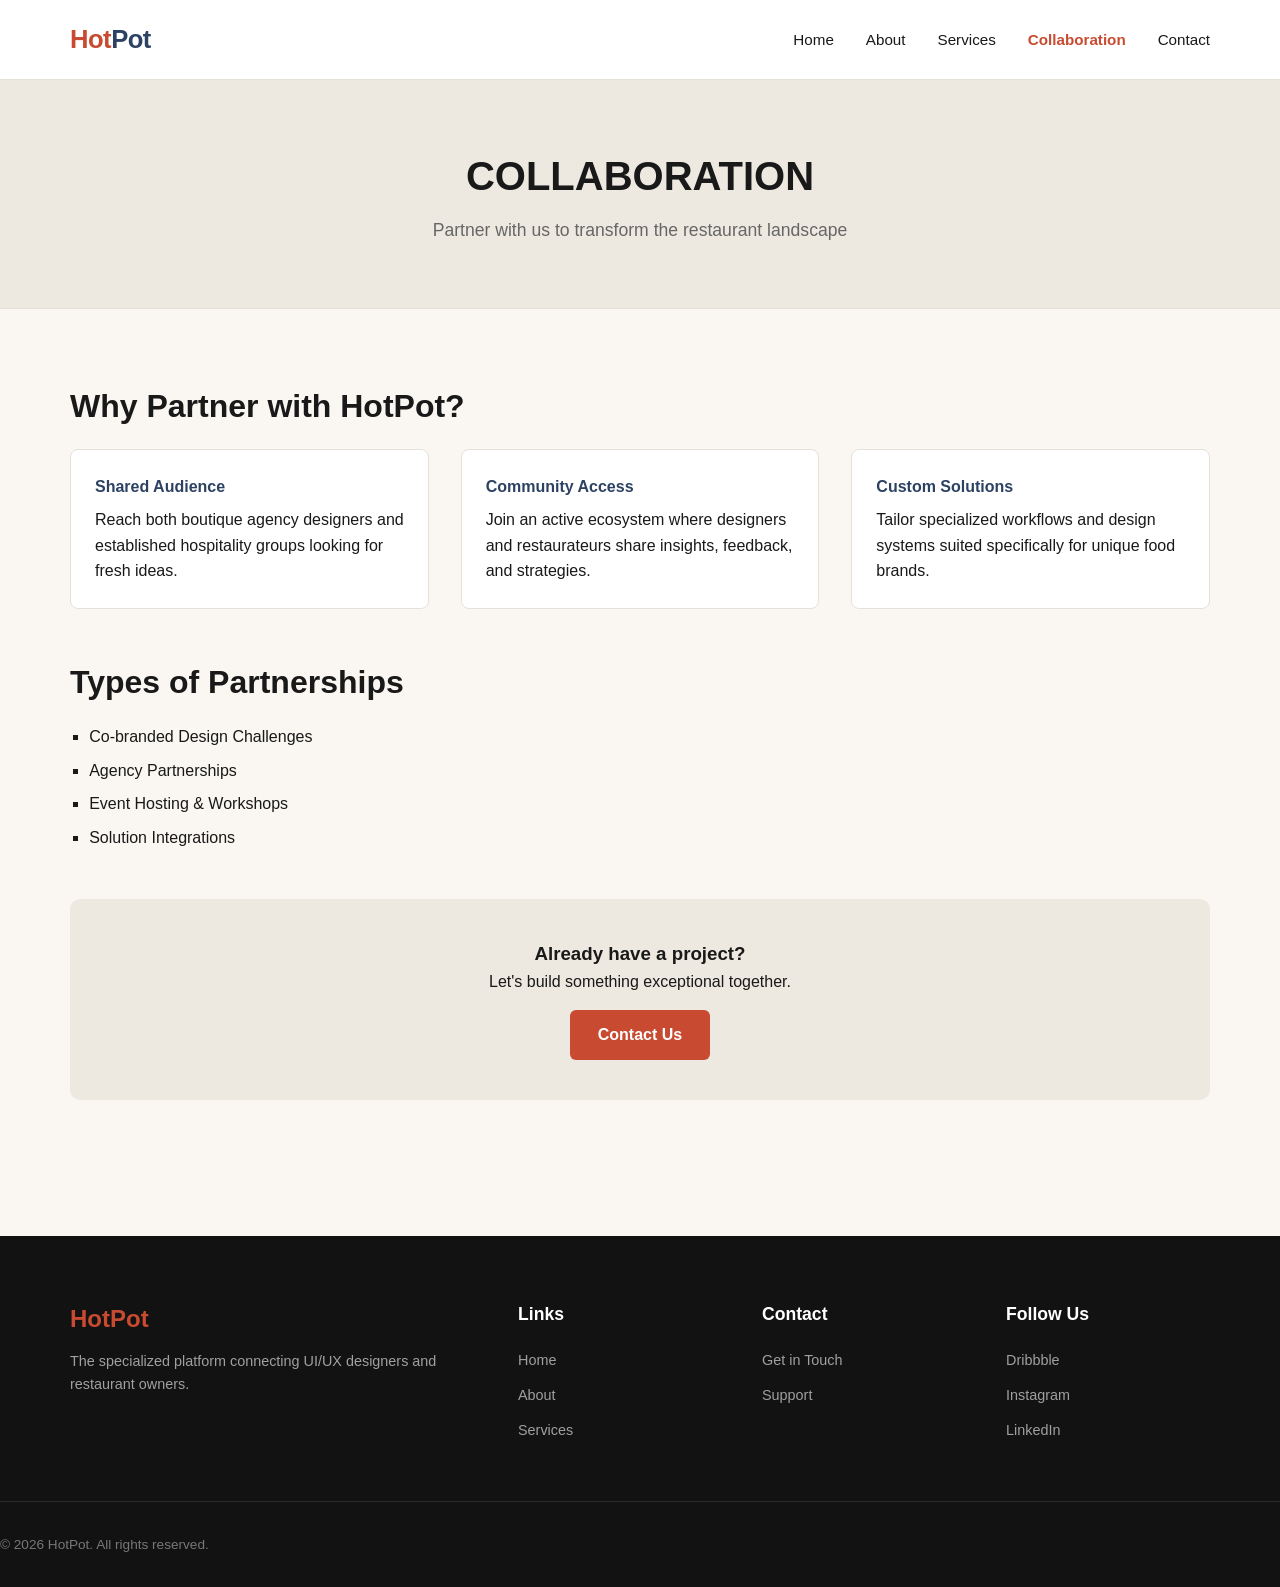
<file: hotpot/collaboration.html>
<!DOCTYPE html>
<html lang="en">
<head>
  <meta charset="UTF-8">
  <meta name="viewport" content="width=device-width, initial-scale=1.0">
  <title>Collaboration - HotPot</title>
  <link rel="stylesheet" href="style.css">
  <style>
    .collab-box {
      background: var(--bg-card);
      border: 1px solid var(--border-color);
      padding: 1.5rem;
      border-radius: 8px;
    }
    .collab-box h4 {
      margin-bottom: 0.5rem;
      color: var(--secondary);
    }
    .partner-types {
      list-style: square;
      padding-left: 1.2rem;
      margin-top: 1rem;
    }
    .partner-types li {
      margin-bottom: 0.5rem;
      font-weight: 500;
    }
    .collab-cta {
      text-align: center;
      margin-top: 3rem;
      padding: 2.5rem;
      background-color: #eee9e0;
      border-radius: 10px;
    }
  </style>
</head>
<body>

  <!-- Navigation -->
  <header>
    <div class="container nav-container">
      <a href="index.html" class="logo">Hot<span>Pot</span></a>
      <nav>
        <ul>
          <li><a href="index.html">Home</a></li>
          <li><a href="about.html">About</a></li>
          <li><a href="services.html">Services</a></li>
          <li><a href="collaboration.html" class="active">Collaboration</a></li>
          <li><a href="contact.html">Contact</a></li>
        </ul>
      </nav>
    </div>
  </header>

  <!-- Banner Section -->
  <div class="page-header">
    <div class="container">
      <h1>COLLABORATION</h1>
      <p>Partner with us to transform the restaurant landscape</p>
    </div>
  </div>

  <section class="section">
    <div class="container">
      <h2 class="section-title">Why Partner with HotPot?</h2>
      <div class="grid-3" style="margin-bottom: 3rem;">
        <div class="collab-box">
          <h4>Shared Audience</h4>
          <p>Reach both boutique agency designers and established hospitality groups looking for fresh ideas.</p>
        </div>
        <div class="collab-box">
          <h4>Community Access</h4>
          <p>Join an active ecosystem where designers and restaurateurs share insights, feedback, and strategies.</p>
        </div>
        <div class="collab-box">
          <h4>Custom Solutions</h4>
          <p>Tailor specialized workflows and design systems suited specifically for unique food brands.</p>
        </div>
      </div>

      <h2 class="section-title">Types of Partnerships</h2>
      <ul class="partner-types">
        <li>Co-branded Design Challenges</li>
        <li>Agency Partnerships</li>
        <li>Event Hosting & Workshops</li>
        <li>Solution Integrations</li>
      </ul>

      <div class="collab-cta">
        <h3>Already have a project?</h3>
        <p style="margin-bottom: 1rem;">Let's build something exceptional together.</p>
        <a href="contact.html" class="btn">Contact Us</a>
      </div>
    </div>
  </section>

  <!-- Footer -->
  <footer>
    <div class="container footer-content">
      <div class="footer-brand">
        <h2>HotPot</h2>
        <p>The specialized platform connecting UI/UX designers and restaurant owners.</p>
      </div>
      <div class="footer-col">
        <h4>Links</h4>
        <ul>
          <li><a href="index.html">Home</a></li>
          <li><a href="about.html">About</a></li>
          <li><a href="services.html">Services</a></li>
        </ul>
      </div>
      <div class="footer-col">
        <h4>Contact</h4>
        <ul>
          <li><a href="contact.html">Get in Touch</a></li>
          <li><a href="contact.html">Support</a></li>
        </ul>
      </div>
      <div class="footer-col">
        <h4>Follow Us</h4>
        <ul>
          <li><a href="#">Dribbble</a></li>
          <li><a href="#">Instagram</a></li>
          <li><a href="#">LinkedIn</a></li>
        </ul>
      </div>
    </div>
    <div class="footer-bottom">
      &copy; 2026 HotPot. All rights reserved.
    </div>
  </footer>

</body>
</html>
</file>
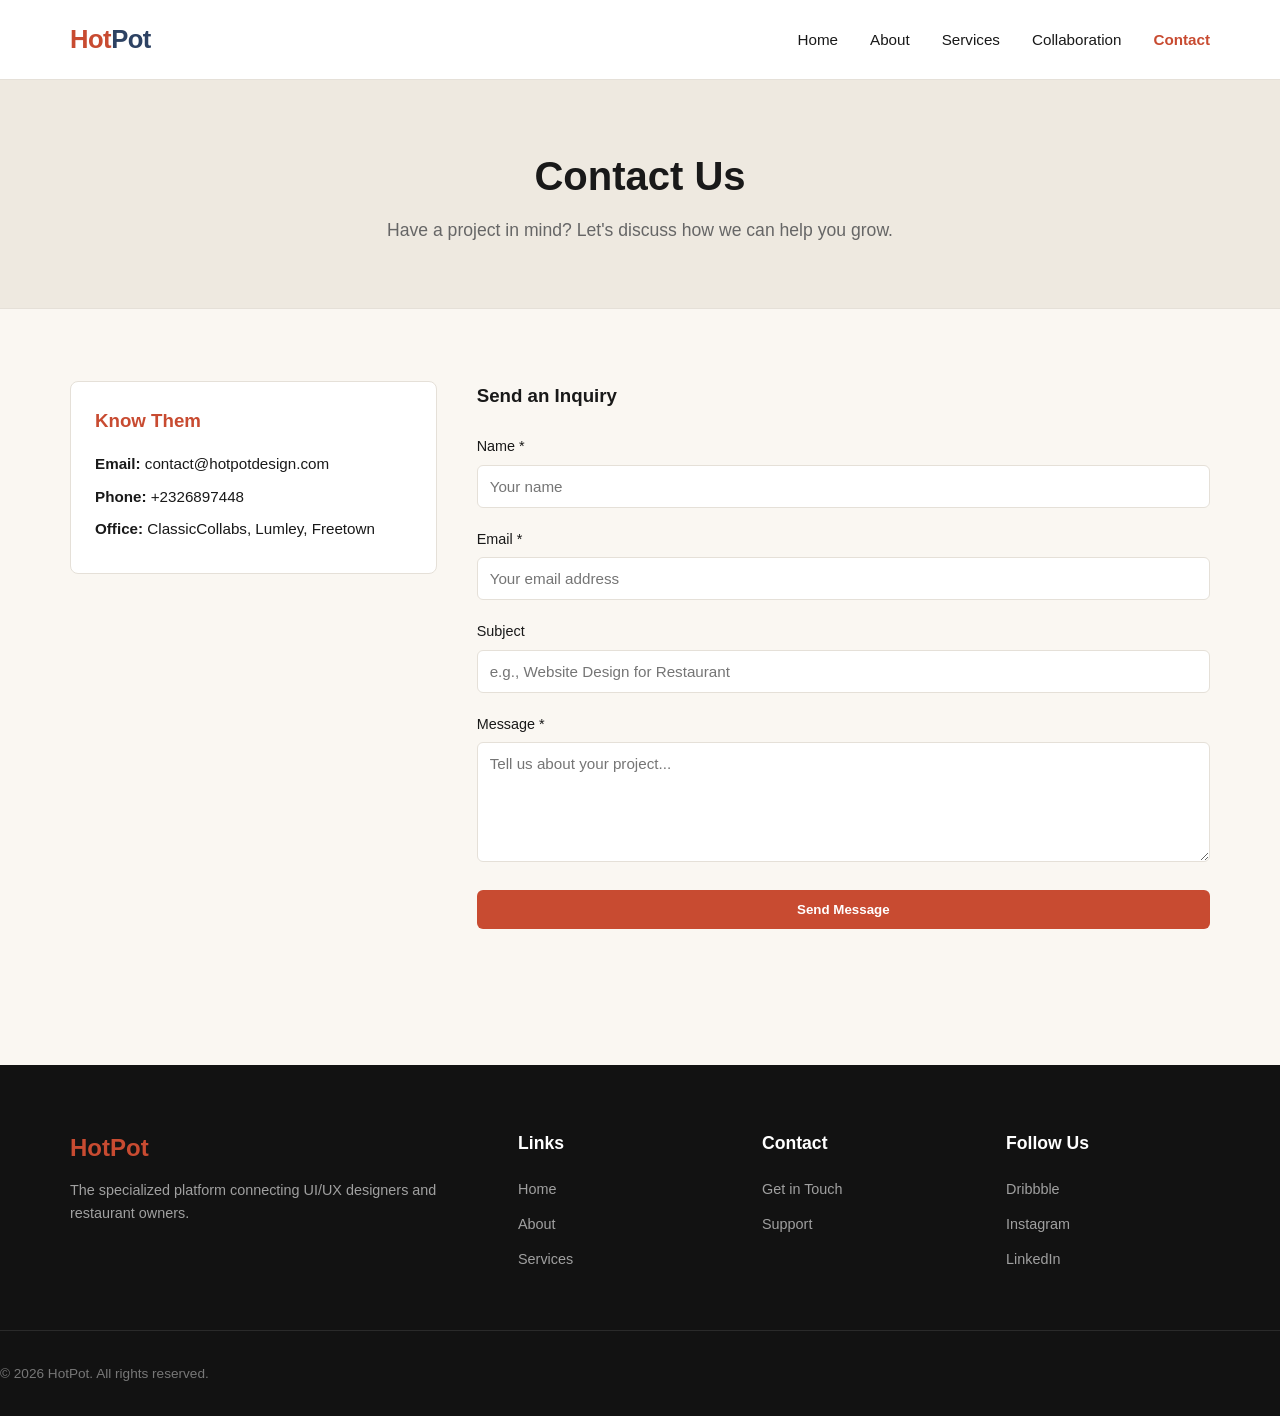
<file: hotpot/contact.html>
<!DOCTYPE html>
<html lang="en">
<head>
  <meta charset="UTF-8">
  <meta name="viewport" content="width=device-width, initial-scale=1.0">
  <title>Contact Us - HotPot</title>
  <link rel="stylesheet" href="style.css">
  <style>
    .contact-wrapper {
      display: grid;
      grid-template-columns: 1fr 2fr;
      gap: 2.5rem;
    }
    .info-card {
      background: var(--bg-card);
      border: 1px solid var(--border-color);
      padding: 1.5rem;
      border-radius: 8px;
    }
    .info-card h3 {
      margin-bottom: 1rem;
      color: var(--primary);
    }
    .info-card p {
      font-size: 0.95rem;
      margin-bottom: 0.5rem;
    }
    .form-group {
      margin-bottom: 1.25rem;
    }
    .form-group label {
      display: block;
      margin-bottom: 0.4rem;
      font-weight: 500;
      font-size: 0.9rem;
    }
    .form-group input,
    .form-group textarea {
      width: 100%;
      padding: 0.75rem;
      border: 1px solid var(--border-color);
      border-radius: 6px;
      font-family: inherit;
      font-size: 0.95rem;
      background-color: var(--bg-card);
    }
    .form-group textarea {
      resize: vertical;
      min-height: 120px;
    }
  </style>
</head>
<body>

  <!-- Navigation -->
  <header>
    <div class="container nav-container">
      <a href="index.html" class="logo">Hot<span>Pot</span></a>
      <nav>
        <ul>
          <li><a href="index.html">Home</a></li>
          <li><a href="about.html">About</a></li>
          <li><a href="services.html">Services</a></li>
          <li><a href="collaboration.html">Collaboration</a></li>
          <li><a href="contact.html" class="active">Contact</a></li>
        </ul>
      </nav>
    </div>
  </header>

  <!-- Page Header -->
  <div class="page-header">
    <div class="container">
      <h1>Contact Us</h1>
      <p>Have a project in mind? Let's discuss how we can help you grow.</p>
    </div>
  </div>

  <section class="section">
    <div class="container contact-wrapper">
      
      <!-- Left sidebar with info -->
      <div>
        <div class="info-card">
          <h3>Know Them</h3>
          <p><strong>Email:</strong> contact@hotpotdesign.com</p>
          <p><strong>Phone:</strong> +2326897448</p>
          <p><strong>Office:</strong> ClassicCollabs, Lumley, Freetown</p>
        </div>
      </div>

      <!-- Right contact form -->
      <div>
        <h3 style="margin-bottom: 1.5rem;">Send an Inquiry</h3>
        <form action="#" method="POST">
          <div class="form-group">
            <label for="name">Name *</label>
            <input type="text" id="name" name="name" placeholder="Your name" required>
          </div>
          <div class="form-group">
            <label for="email">Email *</label>
            <input type="email" id="email" name="email" placeholder="Your email address" required>
          </div>
          <div class="form-group">
            <label for="subject">Subject</label>
            <input type="text" id="subject" name="subject" placeholder="e.g., Website Design for Restaurant">
          </div>
          <div class="form-group">
            <label for="message">Message *</label>
            <textarea id="message" name="message" placeholder="Tell us about your project..." required></textarea>
          </div>
          <button type="submit" class="btn" style="width: 100%;">Send Message</button>
        </form>
      </div>

    </div>
  </section>

  <!-- Footer -->
  <footer>
    <div class="container footer-content">
      <div class="footer-brand">
        <h2>HotPot</h2>
        <p>The specialized platform connecting UI/UX designers and restaurant owners.</p>
      </div>
      <div class="footer-col">
        <h4>Links</h4>
        <ul>
          <li><a href="index.html">Home</a></li>
          <li><a href="about.html">About</a></li>
          <li><a href="services.html">Services</a></li>
        </ul>
      </div>
      <div class="footer-col">
        <h4>Contact</h4>
        <ul>
          <li><a href="contact.html">Get in Touch</a></li>
          <li><a href="contact.html">Support</a></li>
        </ul>
      </div>
      <div class="footer-col">
        <h4>Follow Us</h4>
        <ul>
          <li><a href="#">Dribbble</a></li>
          <li><a href="#">Instagram</a></li>
          <li><a href="#">LinkedIn</a></li>
        </ul>
      </div>
    </div>
    <div class="footer-bottom">
      &copy; 2026 HotPot. All rights reserved.
    </div>
  </footer>

</body>
</html>
</file>
<file: hotpot/style.css>
/* ==========================================
   HotPot Global & Shared Stylesheet
   ========================================== */

:root {
  --primary: #c84b31;       /* Warm Paprika / Hot Pot Red */
  --primary-hover: #a33822;
  --secondary: #2d4263;     /* Slate / Deep Indigo */
  --accent: #ec9b3b;        /* Warm Amber */
  --bg-light: #faf7f2;      /* Warm Off-White Base */
  --bg-card: #ffffff;
  --text-dark: #191919;
  --text-muted: #666666;
  --border-color: #e5e0d8;
  --max-width: 1140px;
  --font-family: 'Inter', -apple-system, BlinkMacSystemFont, 'Segoe UI', Roboto, sans-serif;
}

* {
  box-sizing: border-box;
  margin: 0;
  padding: 0;
}

body {
  font-family: var(--font-family);
  background-color: var(--bg-light);
  color: var(--text-dark);
  line-height: 1.6;
}

a {
  text-decoration: none;
  color: inherit;
}

img {
  max-width: 100%;
  height: auto;
  display: block;
  border-radius: 8px;
}

.container {
  width: 90%;
  max-width: var(--max-width);
  margin: 0 auto;
}

/* --- Header & Navigation --- */
header {
  background-color: var(--bg-card);
  border-bottom: 1px solid var(--border-color);
  position: sticky;
  top: 0;
  z-index: 100;
}

.nav-container {
  display: flex;
  justify-content: space-between;
  align-items: center;
  padding: 1.2rem 0;
}

.logo {
  font-size: 1.6rem;
  font-weight: 800;
  color: var(--primary);
  letter-spacing: -0.5px;
}

.logo span {
  color: var(--secondary);
}

nav ul {
  display: flex;
  list-style: none;
  gap: 2rem;
}

nav a {
  font-weight: 500;
  font-size: 0.95rem;
  color: var(--text-dark);
  transition: color 0.2s ease;
}

nav a:hover,
nav a.active {
  color: var(--primary);
  font-weight: 700;
}

/* --- Buttons --- */
.btn {
  display: inline-block;
  padding: 0.75rem 1.75rem;
  background-color: var(--primary);
  color: #ffffff;
  font-weight: 600;
  border-radius: 6px;
  transition: background-color 0.2s ease, transform 0.1s ease;
  border: none;
  cursor: pointer;
}

.btn:hover {
  background-color: var(--primary-hover);
}

.btn-secondary {
  background-color: var(--secondary);
}

.btn-secondary:hover {
  background-color: #1a2a40;
}

/* --- Page Hero Section --- */
.page-header {
  background-color: #eee9e0;
  padding: 4rem 0;
  text-align: center;
  border-bottom: 1px solid var(--border-color);
}

.page-header h1 {
  font-size: 2.5rem;
  color: var(--text-dark);
  margin-bottom: 0.5rem;
}

.page-header p {
  color: var(--text-muted);
  font-size: 1.1rem;
}

/* --- Section Layouts --- */
.section {
  padding: 4.5rem 0;
}

.section-title {
  font-size: 2rem;
  margin-bottom: 1rem;
  color: var(--text-dark);
}

.grid-2 {
  display: grid;
  grid-template-columns: 1fr 1fr;
  gap: 3rem;
  align-items: center;
}

.grid-3 {
  display: grid;
  grid-template-columns: repeat(3, 1fr);
  gap: 2rem;
}

/* --- Footer --- */
footer {
  background-color: #121212;
  color: #ffffff;
  padding: 4rem 0 2rem 0;
  margin-top: 4rem;
}

.footer-content {
  display: grid;
  grid-template-columns: 2fr 1fr 1fr 1fr;
  gap: 2.5rem;
  margin-bottom: 3rem;
}

.footer-brand h2 {
  color: var(--primary);
  margin-bottom: 0.75rem;
}

.footer-brand p {
  color: #a0a0a0;
  font-size: 0.9rem;
}

.footer-col h4 {
  font-size: 1.1rem;
  margin-bottom: 1.2rem;
  color: #ffffff;
}

.footer-col ul {
  list-style: none;
}

.footer-col li {
  margin-bottom: 0.6rem;
}

.footer-col a {
  color: #a0a0a0;
  font-size: 0.9rem;
  transition: color 0.2s;
}

.footer-col a:hover {
  color: #ffffff;
}

.footer-bottom {
  text-align: top center;
  padding-top: 2rem;
  border-top: 1px solid #2a2a2a;
  color: #777777;
  font-size: 0.85rem;
}

/* --- Responsive Adjustments --- */
@media (max-width: 768px) {
  .grid-2, .grid-3, .footer-content {
    grid-template-columns: 1fr;
  }
  .nav-container {
    flex-direction: column;
    gap: 1rem;
  }
}
</file>
